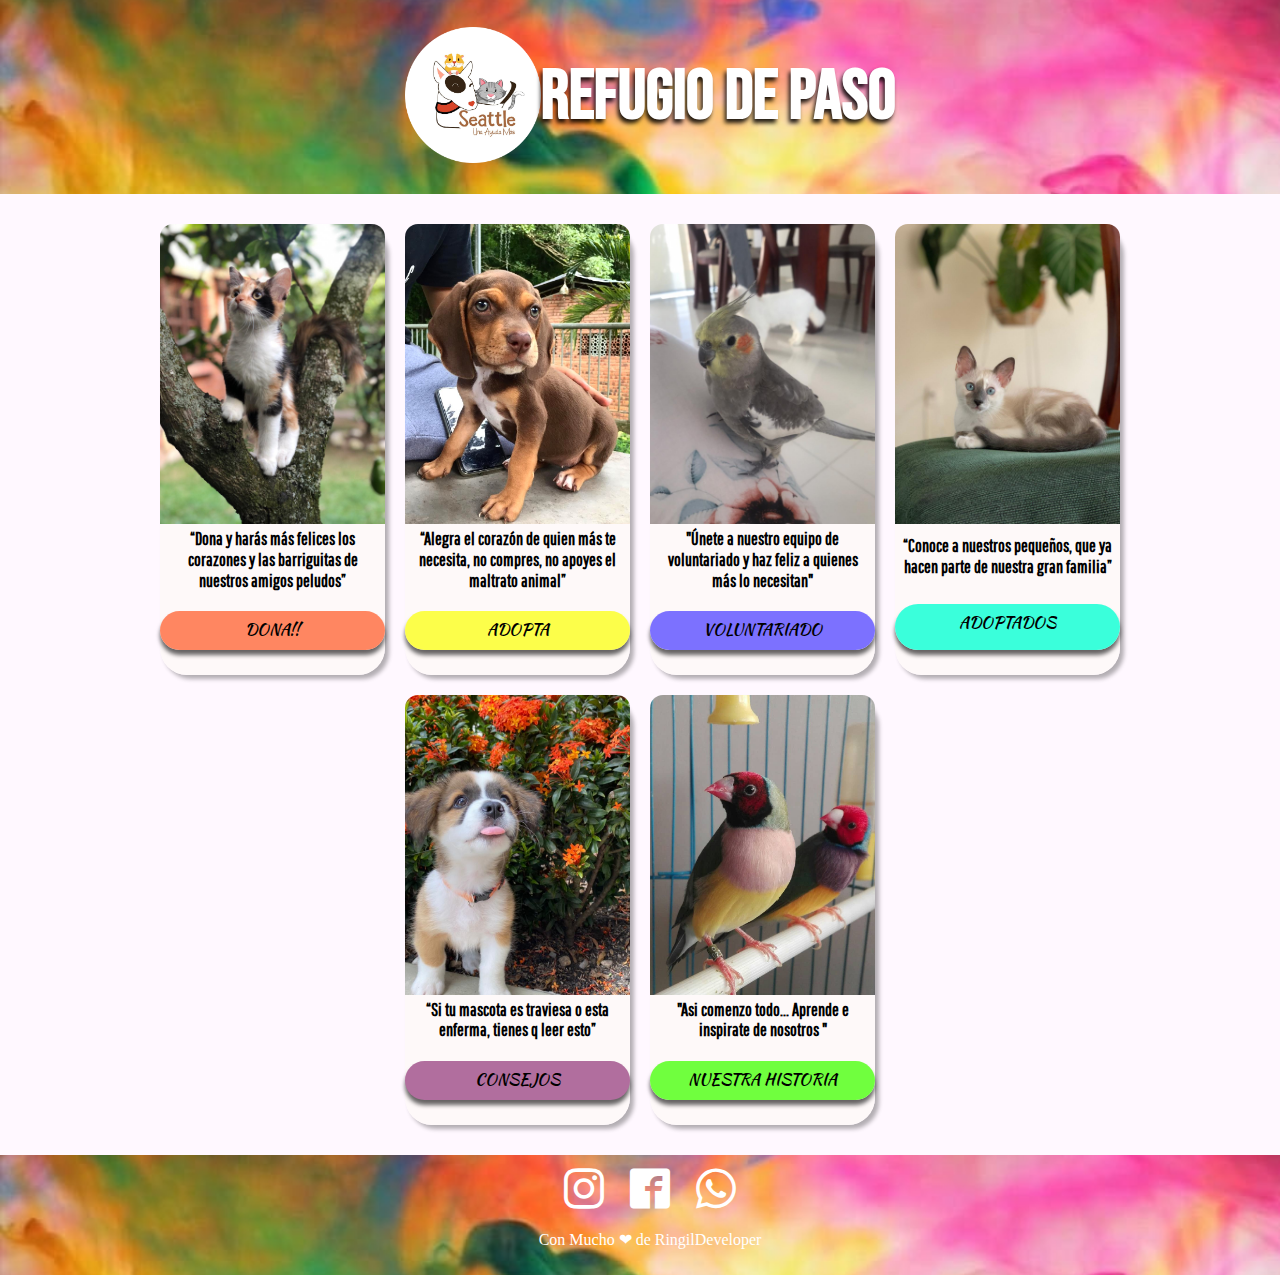
<file: index.html>
<!DOCTYPE html>
<html lang="es">
  <head>
    <meta charset="UTF-8" />
    <meta name="viewport" content="width=device-width, initial-scale=1.0" />
    <title>Seattle Una Ayuda Mas</title>
    <link
      rel="shortcut icon"
      href="./img/favicon-una-ayuda-mas.png"
      type="image/x-icon"
    />
    <link
      href="https://fonts.googleapis.com/css2?family=Bebas+Neue&family=Kaushan+Script&family=Pathway+Gothic+One&display=swap"
      rel="stylesheet"
    />
    <script data-ad-client="ca-pub-4869251490311015" async src="https://pagead2.googlesyndication.com/pagead/js/adsbygoogle.js"></script>
    <link rel="stylesheet" href="./icomoon/icon.css" />
    <link rel="stylesheet" href="./css/normalize.css" />
    <link rel="stylesheet" href="./css/style.css" />
    <link rel="stylesheet" href="./css/media.css" />
  </head>
  <body>
    <header class="header">
      <a href="http://seattleuam.com/"
        ><img
          src="./img/logo-seattle-una-ayuda-mas.png"
          alt="logo-seattle-una-ayuda-mas"
      /></a>
      <h1>Refugio De Paso</h1>
    </header>
    <div class="container">
      <section class="main__index">
        <article class="main_cards">
          <img
            class="main_cards-img"
            src="./img/gata-min.jpeg"
            alt="Imagen de un gato que se usa para que dones"
          />
          <h2 class="main_cards-description">
            “Dona y harás más felices los corazones y las barriguitas de
            nuestros amigos peludos”
          </h2>
          <a class="button orange" href="./dona.html">DONA!!</a>
        </article>
        <article class="main_cards">
          <img
            class="main_cards-img"
            src="./img/perro-min.jpeg"
            alt="Imagen de un perro que se usa para que adoptes"
          />
          <h2 class="main_cards-description">
            “Alegra el corazón de quien más te necesita, no compres, no apoyes
            el maltrato animal”
          </h2>
          <a class="button yellow" href="./adopta.html">ADOPTA</a>
        </article>
        <article class="main_cards">
          <img
            class="main_cards-img"
            src="./img/pajarito-min.jpeg"
            alt="Imagen de un pajaro que se usa para que seas voluntario"
          />
          <h2 class="main_cards-description">
            "Únete a nuestro equipo de voluntariado y haz feliz a quienes más lo
            necesitan"
          </h2>
          <a class="button purple" href="./personal.html">VOLUNTARIADO</a>
        </article>
        <div class="publicity"></div>
        <article class="main_cards">
          <img
            class="main_cards-img"
            src="./img/GATA1-min.jpeg"
            alt="Imagen de un gato que se usa para mostar los adoptados"
          />
          <h2 class="main_cards-description">
            “Conoce a nuestros pequeños, que ya hacen parte de nuestra gran
            familia”
          </h2>
          <a class="button blue" href="./adoptados.html">ADOPTADOS</a>
        </article>
        <article class="main_cards">
          <img
            class="main_cards-img"
            src="./img/perrito-min.jpeg"
            alt="Imagen de un gato que se usa para que entres a consejos"
          />
          <h2 class="main_cards-description">
            “Si tu mascota es traviesa o esta enferma, tienes q leer esto”
          </h2>
          <a class="button pink" href="./consejos.html">CONSEJOS</a>
        </article>
        <article class="main_cards">
          <img
            class="main_cards-img"
            src="./img/pajarito.jpeg"
            alt="Imagen de un gato que se usa para que conozcas nuestra historia"
          />
          <h2 class="main_cards-description">
            "Asi comenzo todo... Aprende e inspirate de nosotros "
          </h2>
          <a class="button green" href="./historia.html">NUESTRA HISTORIA</a>
        </article>
        <div class="publicity"></div>
      </section>
    </div>

    <footer class="footer">
      <div class="footer_container-social">
        <a href="https://www.instagram.com/seattle_unaayudamas/" target="_blank"
          ><i class="icon-instagram social"></i
        ></a>
        <a
          href="https://www.facebook.com/seattle_unaayudamas-105910350923815/"
          target="_blank"
          ><i class="icon-facebook social"></i
        ></a>
        <a
          href="https://api.whatsapp.com/send?phone=573182442413&text=hola,%20¿qué%20tal%20me%20regalas%20mas%20informacion?"
          target="_blank"
          ><i class="icon-whatsapp social"></i
        ></a>
        <!-- <i class="icon-twitter social"></i>
            <i class="icon-telegram social"></i> -->
      </div>
      <p>
        Con Mucho ❤ de
        <a href="https://github.com/RingilDeveloper"> RingilDeveloper</a>
      </p>
    </footer>
    <!-- The core Firebase JS SDK is always required and must be listed first -->
  </body>
</html>
</file>
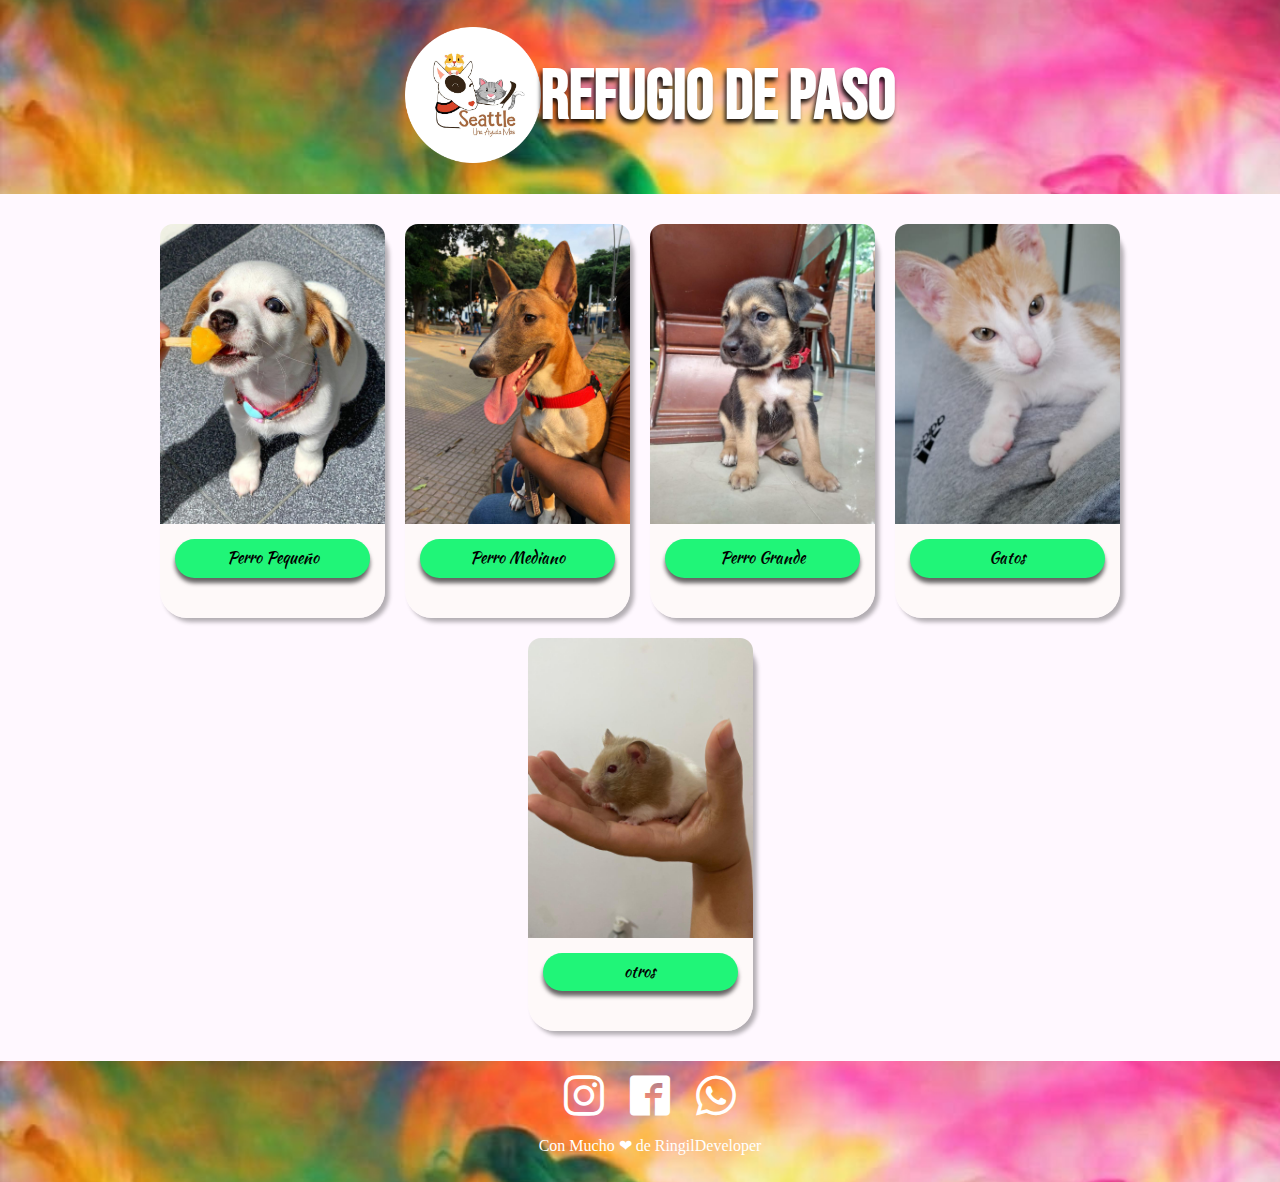
<file: adopta.html>
<!DOCTYPE html>
<html lang="es">
  <head>
    <meta charset="UTF-8" />
    <meta name="viewport" content="width=device-width, initial-scale=1.0" />
    <title>Seattle Una Ayuda Mas</title>
    <link
      rel="shortcut icon"
      href="./img/favicon-una-ayuda-mas.png"
      type="image/x-icon"
    />
    <link
      href="https://fonts.googleapis.com/css2?family=Bebas+Neue&family=Kaushan+Script&family=Pathway+Gothic+One&display=swap"
      rel="stylesheet"
    />
    <link rel="stylesheet" href="./icomoon/icon.css" />
    <link rel="stylesheet" href="./css/normalize.css" />
    <link rel="stylesheet" href="./css/style.css" />
    <link rel="stylesheet" href="./css/media.css" />
  </head>
  <body>
    <header class="header">
      <a href="http://seattleuam.com/"
        ><img
          src="./img/logo-seattle-una-ayuda-mas.png"
          alt="logo-seattle-una-ayuda-mas"
      /></a>
      <h1>Refugio De Paso</h1>
    </header>
    <div class="container">
      <section class="main__index">
        <article class="main_cards">
          <img
            class="main_cards-img"
            src="./img/img_adopta/perro_pequeño-min.jpeg"
            alt="Imagen de un perro pequeño"
          />
          <a class="button_adopta" href="./formulario-p.php">Perro Pequeño</a>
        </article>
        <article class="main_cards">
            <img
              class="main_cards-img"
              src="./img/img_adopta/perro_mediano-min.jpeg"
              alt="Imagen de un perro mediano"
            />
            <a class="button_adopta" href="./formulario-p.php">Perro Mediano</a>
          </article>
          <article class="main_cards">
            <img
              class="main_cards-img"
              src="./img/img_adopta/perro_grande-min.jpeg"
              alt="Imagen de un perro grande"
            />
            <a class="button_adopta" href="./formulario-p.php">Perro Grande</a>
          </article>
          <article class="main_cards">
            <img
              class="main_cards-img"
              src="./img/img_adopta/gato-min.jpeg"
              alt="Imagen de un gato"
            />
            <a class="button_adopta" href="./formulario-p.php">Gatos</a>
          </article>
          <article class="main_cards">
            <img
              class="main_cards-img"
              src="./img/img_adopta/otros-min.jpeg"
              alt="Imagen de un hamster"
            />
            <a class="button_adopta" href="./formulario-p.php">otros</a>
          </article>
        
       
      </section>
    </div>

    <footer class="footer">
      <div class="footer_container-social">
        <a href="https://www.instagram.com/seattle_unaayudamas/" target="_blank"
          ><i class="icon-instagram social"></i
        ></a>
        <a
          href="https://www.facebook.com/seattle_unaayudamas-105910350923815/"
          target="_blank"
          ><i class="icon-facebook social"></i
        ></a>
        <a
          href="https://api.whatsapp.com/send?phone=573197058854&text=hola,%20¿qué%20tal%20me%20regalas%20mas%20informacion?"
          target="_blank"
          ><i class="icon-whatsapp social"></i
        ></a>
        <!-- <i class="icon-twitter social"></i>
            <i class="icon-telegram social"></i> -->
      </div>
      <p>
        Con Mucho ❤ de
        <a href="https://github.com/RingilDeveloper"> RingilDeveloper</a>
      </p>
    </footer>
  </body>
</html>
</file>
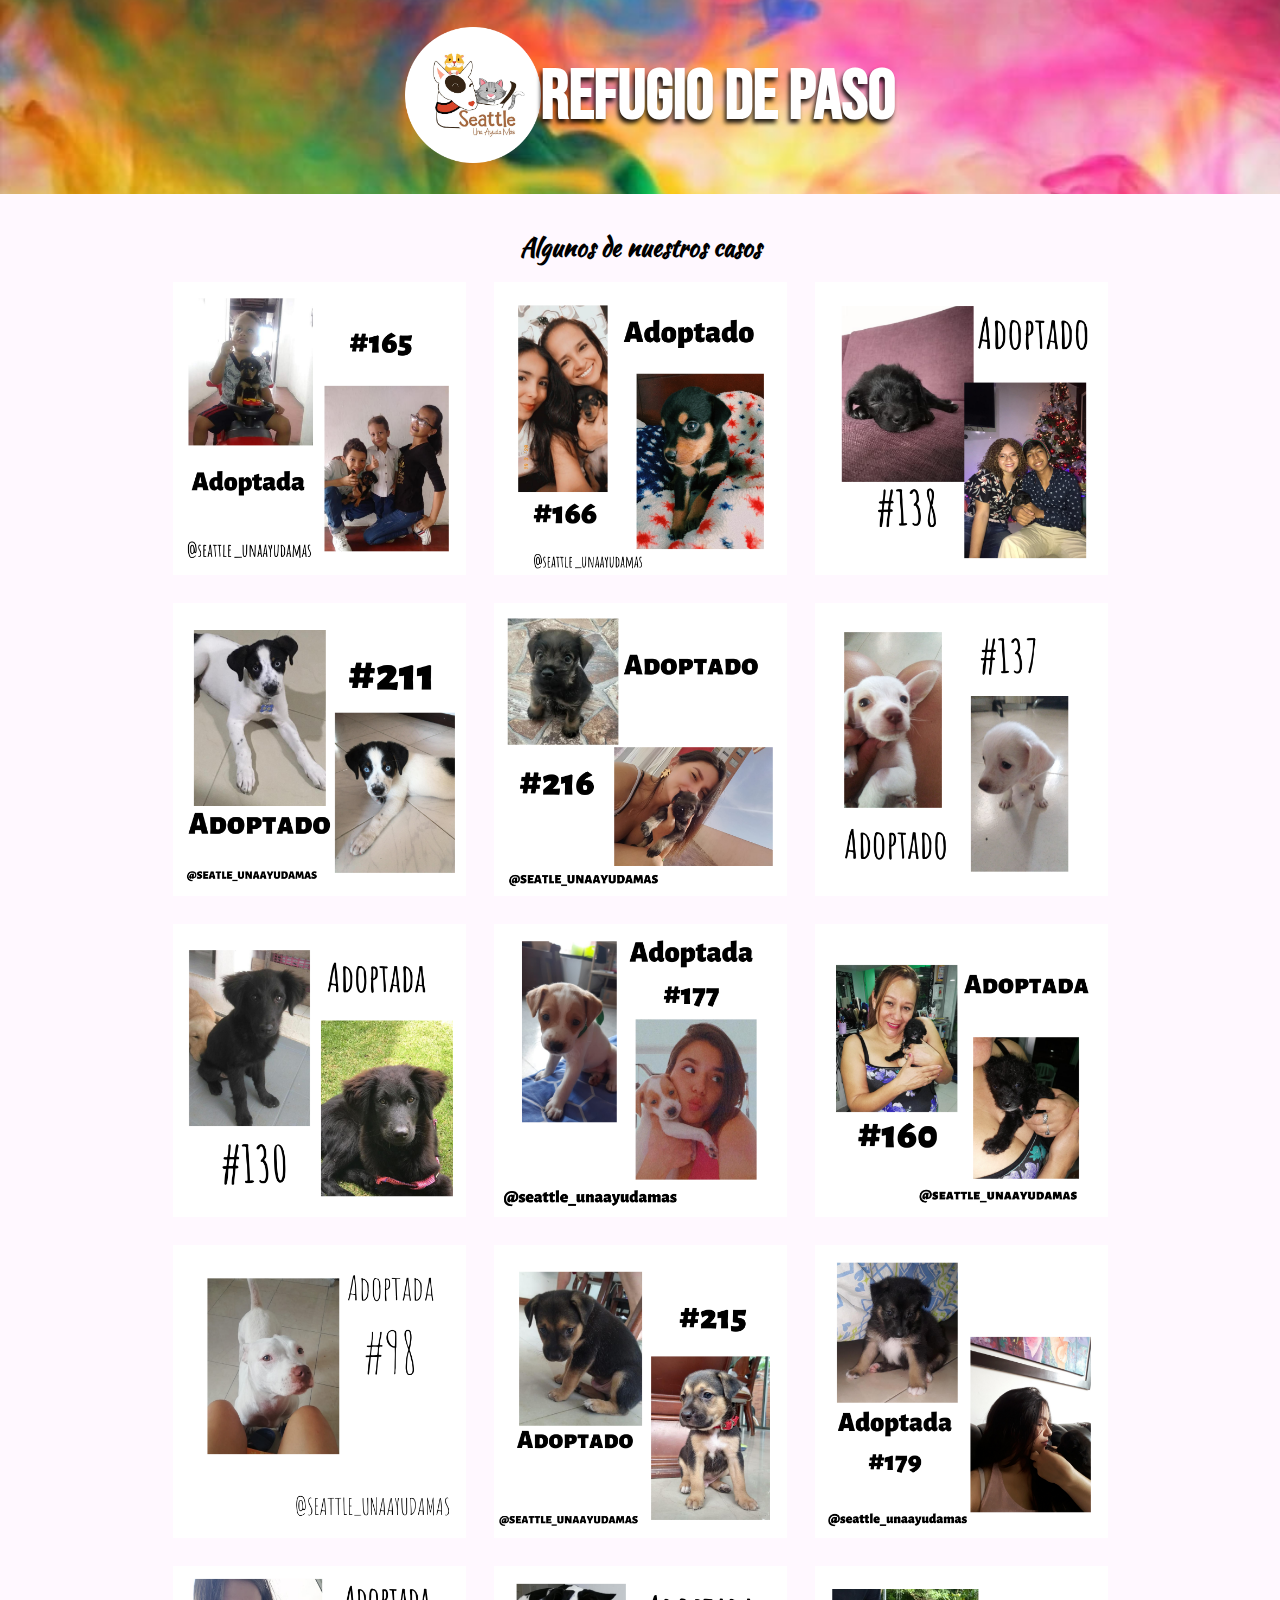
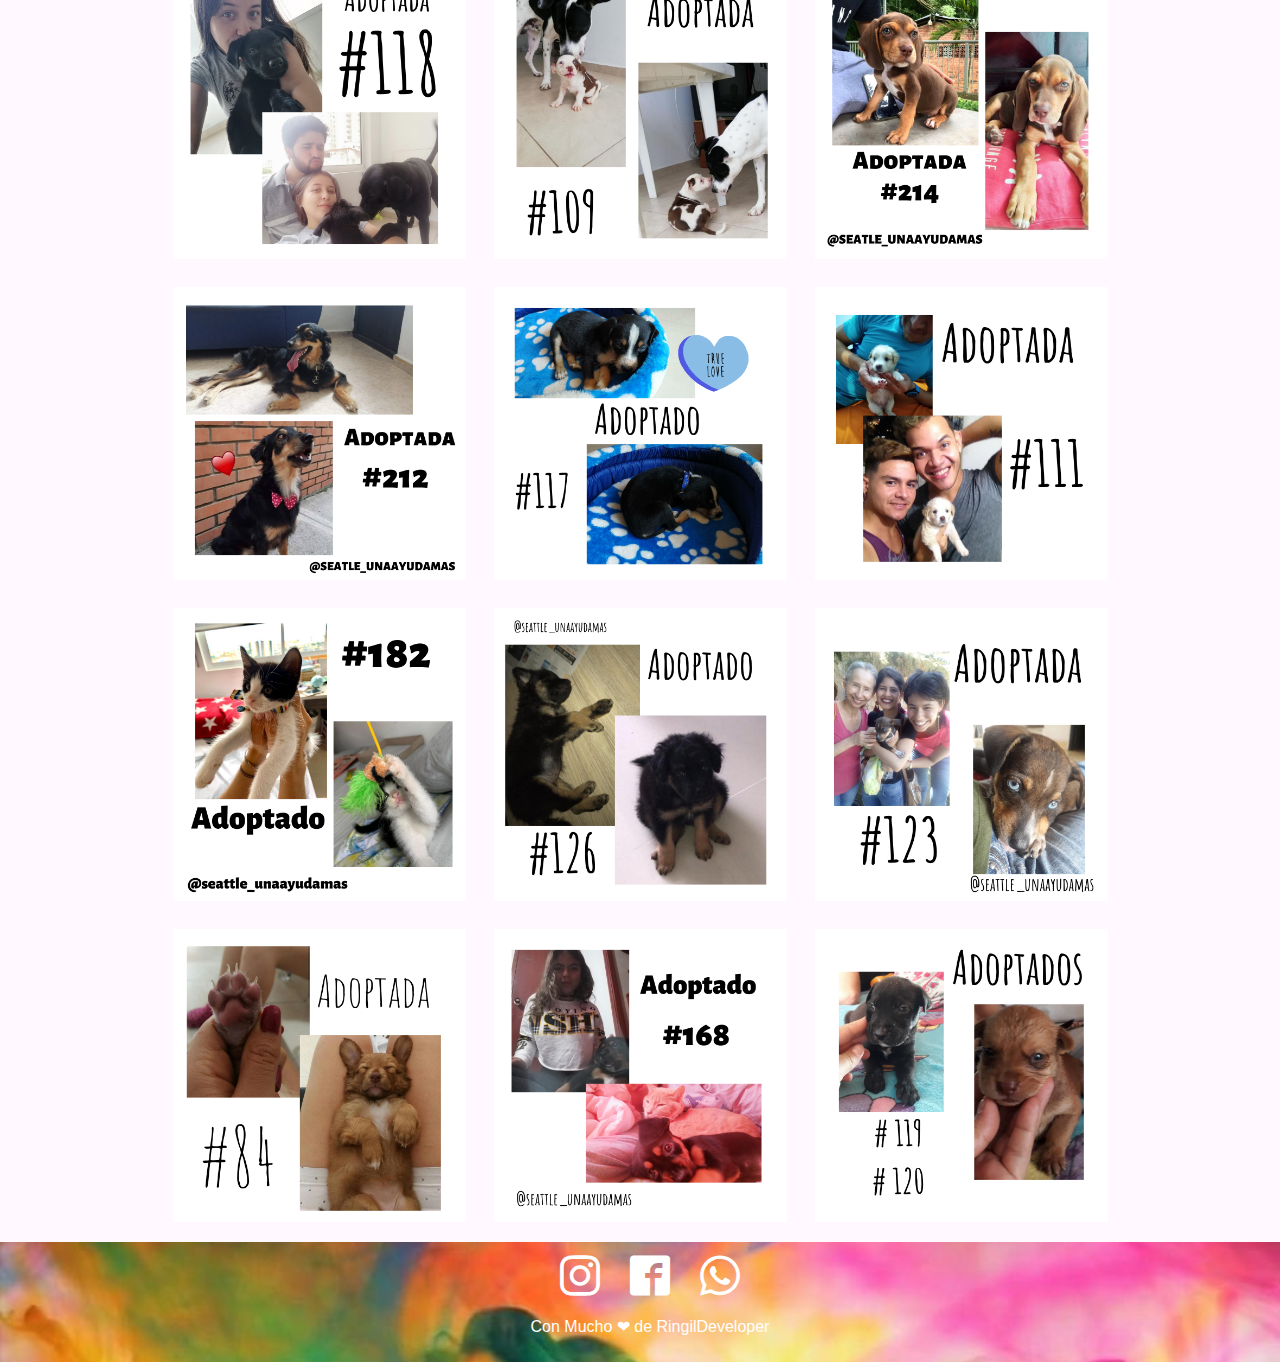
<file: adoptados.html>
<!DOCTYPE html>
<html lang="es">
<head>
    <meta charset="UTF-8">
    <meta name="viewport" content="width=device-width, initial-scale=1.0">
    <title>Seattle Una Ayuda Mas</title>
    <link rel="shortcut icon" href="./img/favicon-una-ayuda-mas.png" type="image/x-icon">  
    <link href="https://fonts.googleapis.com/css2?family=Bebas+Neue&family=Kaushan+Script&family=Pathway+Gothic+One&display=swap" rel="stylesheet"> 
    <link rel="stylesheet" href="./icomoon/icon.css">
    <link rel="stylesheet" href="./css/normalize.css">
    <link rel="stylesheet" href="./css/style.css">
    <link rel="stylesheet" href="./css/media.css">
    <link rel="stylesheet" href="./css/instagram.css">
</head>
<body>
    <header class="header">
        <a href="http://seattleuam.com/"><img src="./img/logo-seattle-una-ayuda-mas.png" alt="logo-seattle-una-ayuda-mas"></a>
        <h1>Refugio De Paso</h1>
    </header>
    <div class="container">
    <section class="main__index">
        <h2 class="font-title">Algunos de nuestros casos</h2>
        <section class="post-list">
            <a href="#" class="post">
              <figure class="post-image">
                <img src="./img/adoptados/1.png" alt="foto" />
              </figure>
              <div class="post-overlay">
                <p class="post-text">
                  #SEATTLE_UNAAYUDAMAS
                </p>
              </div>
            </a>
            <a href="#" class="post">
              <figure class="post-image">
                <img src="./img/adoptados/2.png" alt="foto" />
              </figure>
              <div class="post-overlay">
                <p class="post-text">
                    #SEATTLE_UNAAYUDAMAS
                </p>
              </div>
            </a>
            <a href="#" class="post">
              <figure class="post-image">
                <img src="./img/adoptados/138.png" alt="foto" />
              </figure>
              <div class="post-overlay">
                <p class="post-text">
                    #SEATTLE_UNAAYUDAMAS
                </p>
              </div>
            </a>
            <a href="#" class="post">
                <figure class="post-image">
                  <img src="./img/adoptados/211.png" alt="foto" />
                </figure>
                <div class="post-overlay">
                  <p class="post-text">
                      #SEATTLE_UNAAYUDAMAS
                  </p>
                </div>
              </a>
              <a href="#" class="post">
                <figure class="post-image">
                  <img src="./img/adoptados/216.png" alt="foto" />
                </figure>
                <div class="post-overlay">
                  <p class="post-text">
                      #SEATTLE_UNAAYUDAMAS
                  </p>
                </div>
              </a>
              <a href="#" class="post">
                <figure class="post-image">
                  <img src="./img/adoptados/137.png" alt="foto" />
                </figure>
                <div class="post-overlay">
                  <p class="post-text">
                      #SEATTLE_UNAAYUDAMAS
                  </p>
                </div>
              </a>
              <a href="#" class="post">
                <figure class="post-image">
                  <img src="./img/adoptados/130.png" alt="foto" />
                </figure>
                <div class="post-overlay">
                  <p class="post-text">
                      #SEATTLE_UNAAYUDAMAS
                  </p>
                </div>
              </a>
              <a href="#" class="post">
                <figure class="post-image">
                  <img src="./img/adoptados/177.png" alt="foto" />
                </figure>
                <div class="post-overlay">
                  <p class="post-text">
                      #SEATTLE_UNAAYUDAMAS
                  </p>
                </div>
              </a>
              <a href="#" class="post">
                <figure class="post-image">
                  <img src="./img/adoptados/160.png" alt="foto" />
                </figure>
                <div class="post-overlay">
                  <p class="post-text">
                      #SEATTLE_UNAAYUDAMAS
                  </p>
                </div>
              </a>
              <a href="#" class="post">
                <figure class="post-image">
                  <img src="./img/adoptados/98.png" alt="foto" />
                </figure>
                <div class="post-overlay">
                  <p class="post-text">
                      #SEATTLE_UNAAYUDAMAS
                  </p>
                </div>
              </a>
              <a href="#" class="post">
                <figure class="post-image">
                  <img src="./img/adoptados/215.png" alt="foto" />
                </figure>
                <div class="post-overlay">
                  <p class="post-text">
                      #SEATTLE_UNAAYUDAMAS
                  </p>
                </div>
              </a>
              <a href="#" class="post">
                <figure class="post-image">
                  <img src="./img/adoptados/179.png" alt="foto" />
                </figure>
                <div class="post-overlay">
                  <p class="post-text">
                      #SEATTLE_UNAAYUDAMAS
                  </p>
                </div>
              </a>
              <a href="#" class="post">
                <figure class="post-image">
                  <img src="./img/adoptados/118.png" alt="foto" />
                </figure>
                <div class="post-overlay">
                  <p class="post-text">
                      #SEATTLE_UNAAYUDAMAS
                  </p>
                </div>
              </a>
              <a href="#" class="post">
                <figure class="post-image">
                  <img src="./img/adoptados/109.png" alt="foto" />
                </figure>
                <div class="post-overlay">
                  <p class="post-text">
                      #SEATTLE_UNAAYUDAMAS
                  </p>
                </div>
              </a>
              <a href="#" class="post">
                <figure class="post-image">
                  <img src="./img/adoptados/214.png" alt="foto" />
                </figure>
                <div class="post-overlay">
                  <p class="post-text">
                      #SEATTLE_UNAAYUDAMAS
                  </p>
                </div>
              </a>
              <a href="#" class="post">
                <figure class="post-image">
                  <img src="./img/adoptados/212.png" alt="foto" />
                </figure>
                <div class="post-overlay">
                  <p class="post-text">
                      #SEATTLE_UNAAYUDAMAS
                  </p>
                </div>
              </a>
              <a href="#" class="post">
                <figure class="post-image">
                  <img src="./img/adoptados/117.png" alt="foto" />
                </figure>
                <div class="post-overlay">
                  <p class="post-text">
                      #SEATTLE_UNAAYUDAMAS
                  </p>
                </div>
              </a>
              <a href="#" class="post">
                <figure class="post-image">
                  <img src="./img/adoptados/111.png" alt="foto" />
                </figure>
                <div class="post-overlay">
                  <p class="post-text">
                      #SEATTLE_UNAAYUDAMAS
                  </p>
                </div>
              </a>
              <a href="#" class="post">
                <figure class="post-image">
                  <img src="./img/adoptados/182.png" alt="foto" />
                </figure>
                <div class="post-overlay">
                  <p class="post-text">
                      #SEATTLE_UNAAYUDAMAS
                  </p>
                </div>
              </a>
              <a href="#" class="post">
                <figure class="post-image">
                  <img src="./img/adoptados/136.png" alt="foto" />
                </figure>
                <div class="post-overlay">
                  <p class="post-text">
                      #SEATTLE_UNAAYUDAMAS
                  </p>
                </div>
              </a>
              <a href="#" class="post">
                <figure class="post-image">
                  <img src="./img/adoptados/123.png" alt="foto" />
                </figure>
                <div class="post-overlay">
                  <p class="post-text">
                      #SEATTLE_UNAAYUDAMAS
                  </p>
                </div>
              </a>
              <a href="#" class="post">
                <figure class="post-image">
                  <img src="./img/adoptados/84.png" alt="foto" />
                </figure>
                <div class="post-overlay">
                  <p class="post-text">
                      #SEATTLE_UNAAYUDAMAS
                  </p>
                </div>
              </a>
              <a href="#" class="post">
                <figure class="post-image">
                  <img src="./img/adoptados/4.png" alt="foto" />
                </figure>
                <div class="post-overlay">
                  <p class="post-text">
                      #SEATTLE_UNAAYUDAMAS
                  </p>
                </div>
              </a>
              <a href="#" class="post">
                <figure class="post-image">
                  <img src="./img/adoptados/119.png" alt="foto" />
                </figure>
                <div class="post-overlay">
                  <p class="post-text">
                      #SEATTLE_UNAAYUDAMAS
                  </p>
                </div>
              </a>
      
          </section>
        
    </section>
</div>


    <footer class="footer">
        <div class="footer_container-social">
            <a href="https://www.instagram.com/seattle_unaayudamas/" target="_blank"><i class="icon-instagram social"></i></a>
            <a href="https://www.facebook.com/seattle_unaayudamas-105910350923815/" target="_blank"><i class="icon-facebook social" ></i></a>
           <a href="https://api.whatsapp.com/send?phone=573197058854&text=hola,%20¿qué%20tal%20me%20regalas%20mas%20informacion?" target="_blank"><i class="icon-whatsapp social"></i></a> 
            <!-- <i class="icon-twitter social"></i>
            <i class="icon-telegram social"></i> -->
        </div>
        <p> Con Mucho ❤ de <a href="https://github.com/RingilDeveloper"> RingilDeveloper</a></p>
    </footer>
</body>
</html>
</file>
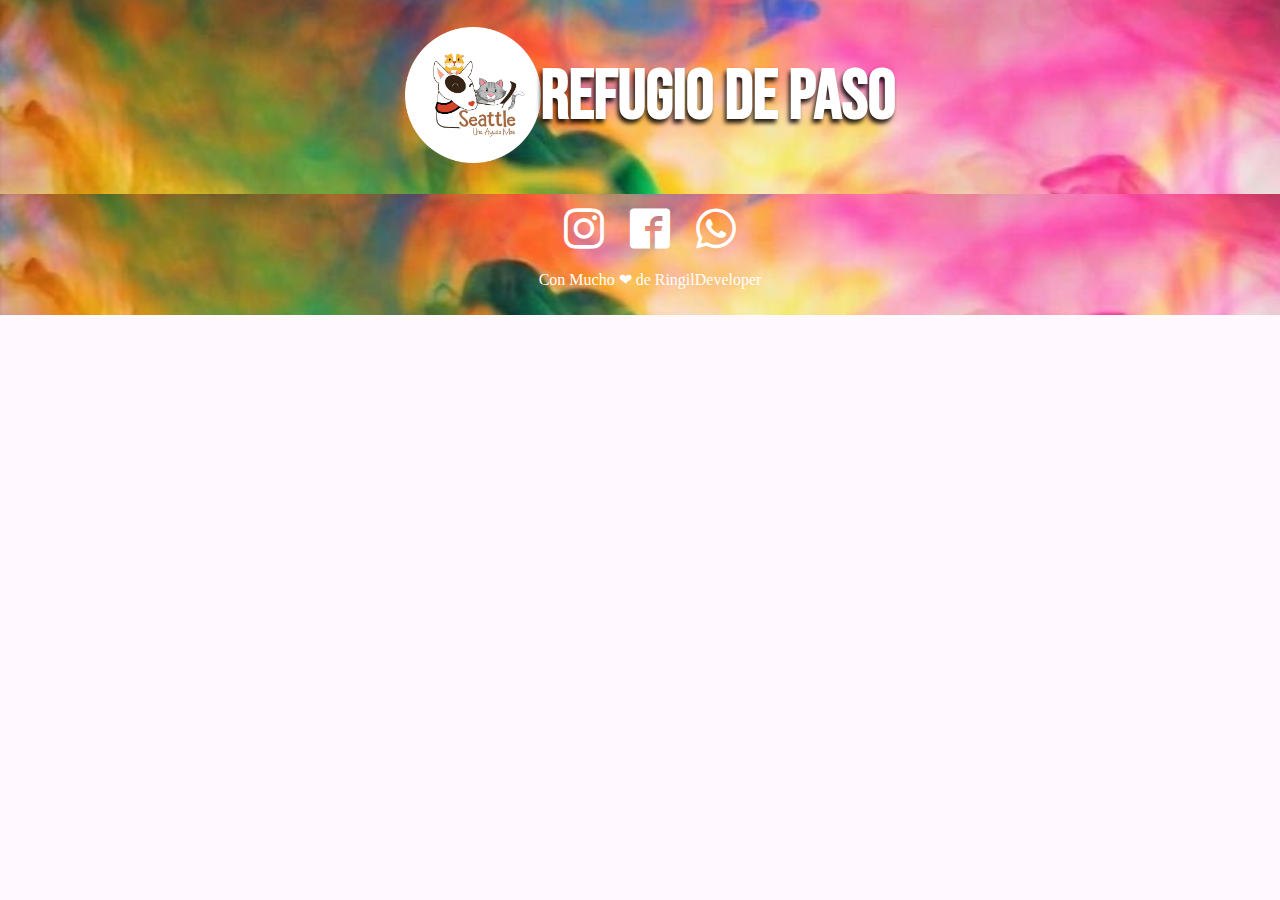
<file: consejos.html>
<!DOCTYPE html>
<html lang="es">
<head>
    <script data-ad-client="ca-pub-4869251490311015" async src="https://pagead2.googlesyndication.com/pagead/js/adsbygoogle.js"></script>
    <meta charset="UTF-8">
    <meta name="viewport" content="width=device-width, initial-scale=1.0">
    <title>Seattle Una Ayuda Mas</title>
    <link rel="shortcut icon" href="./img/favicon-una-ayuda-mas.png" type="image/x-icon">
    
    <link href="https://fonts.googleapis.com/css2?family=Bebas+Neue&family=Kaushan+Script&family=Pathway+Gothic+One&display=swap" rel="stylesheet"> 
    <link rel="stylesheet" href="./icomoon/icon.css">
    <link rel="stylesheet" href="./css/normalize.css">
    <link rel="stylesheet" href="./css/style.css">
    <link rel="stylesheet" href="./css/media.css">
</head>
<body>
    <header class="header">
        <a href="http://seattleuam.com/"><img src="./img/logo-seattle-una-ayuda-mas.png" alt="logo-seattle-una-ayuda-mas"></a>
        <h1>Refugio De Paso</h1>
    </header>
    <div class="container">
    <section class="main">
       
        
    </section>
</div>


    <footer class="footer">
        <div class="footer_container-social">
            <a href="https://www.instagram.com/seattle_unaayudamas/" target="_blank"><i class="icon-instagram social"></i></a>
            <a href="https://www.facebook.com/seattle_unaayudamas-105910350923815/" target="_blank"><i class="icon-facebook social" ></i></a>
           <a href="https://api.whatsapp.com/send?phone=573197058854&text=hola,%20¿qué%20tal%20me%20regalas%20mas%20informacion?" target="_blank"><i class="icon-whatsapp social"></i></a> 
            <!-- <i class="icon-twitter social"></i>
            <i class="icon-telegram social"></i> -->
        </div>
        <p> Con Mucho ❤ de <a href="https://github.com/RingilDeveloper"> RingilDeveloper</a></p>
    </footer>
</body>
</html>
</file>
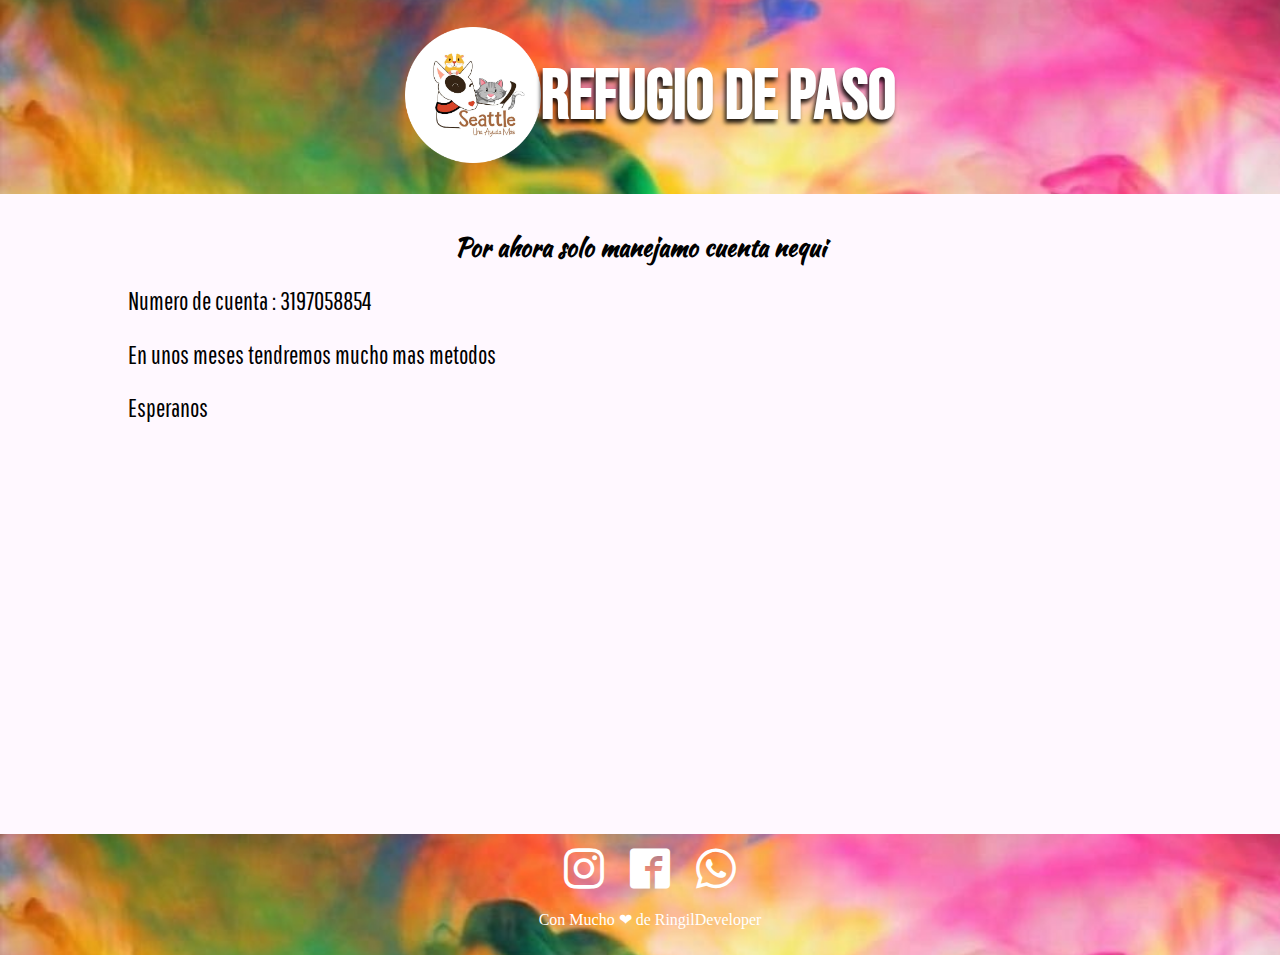
<file: dona.html>
<!DOCTYPE html>
<html lang="es">
<head>
    <meta charset="UTF-8">
    <meta name="viewport" content="width=device-width, initial-scale=1.0">
    <title>Seattle Una Ayuda Mas</title>
    <link rel="shortcut icon" href="./img/favicon-una-ayuda-mas.png" type="image/x-icon">
    
    <link href="https://fonts.googleapis.com/css2?family=Bebas+Neue&family=Kaushan+Script&family=Pathway+Gothic+One&display=swap" rel="stylesheet"> 
    <link rel="stylesheet" href="./icomoon/icon.css">
    <link rel="stylesheet" href="./css/normalize.css">
    <link rel="stylesheet" href="./css/style.css">
    <link rel="stylesheet" href="./css/media.css">
</head>
<body>
    <header class="header">
        <a href="http://seattleuam.com/"><img src="./img/logo-seattle-una-ayuda-mas.png" alt="logo-seattle-una-ayuda-mas"></a>
        <h1>Refugio De Paso</h1>
    </header>
    <div class="container">
    <section class="main_donaciones">
       <h2 class="titulo_donaciones">Por ahora solo manejamo cuenta nequi </h2>
       <p class="descripcion_donaciones">Numero de cuenta : 3197058854</p>
       <p class="descripcion_donaciones">En unos meses tendremos mucho mas metodos</p>
       <p class="descripcion_donaciones">Esperanos </p>    
    </section>
</div>


    <footer class="footer">
        <div class="footer_container-social">
            <a href="https://www.instagram.com/seattle_unaayudamas/" target="_blank"><i class="icon-instagram social"></i></a>
            <a href="https://www.facebook.com/seattle_unaayudamas-105910350923815/" target="_blank"><i class="icon-facebook social" ></i></a>
           <a href="https://api.whatsapp.com/send?phone=573197058854&text=hola,%20¿qué%20tal%20me%20regalas%20mas%20informacion?" target="_blank"><i class="icon-whatsapp social"></i></a> 
            <!-- <i class="icon-twitter social"></i>
            <i class="icon-telegram social"></i> -->
        </div>
        <p> Con Mucho ❤ de <a href="https://github.com/RingilDeveloper"> RingilDeveloper</a></p>
    </footer>
</body>
</html>
</file>
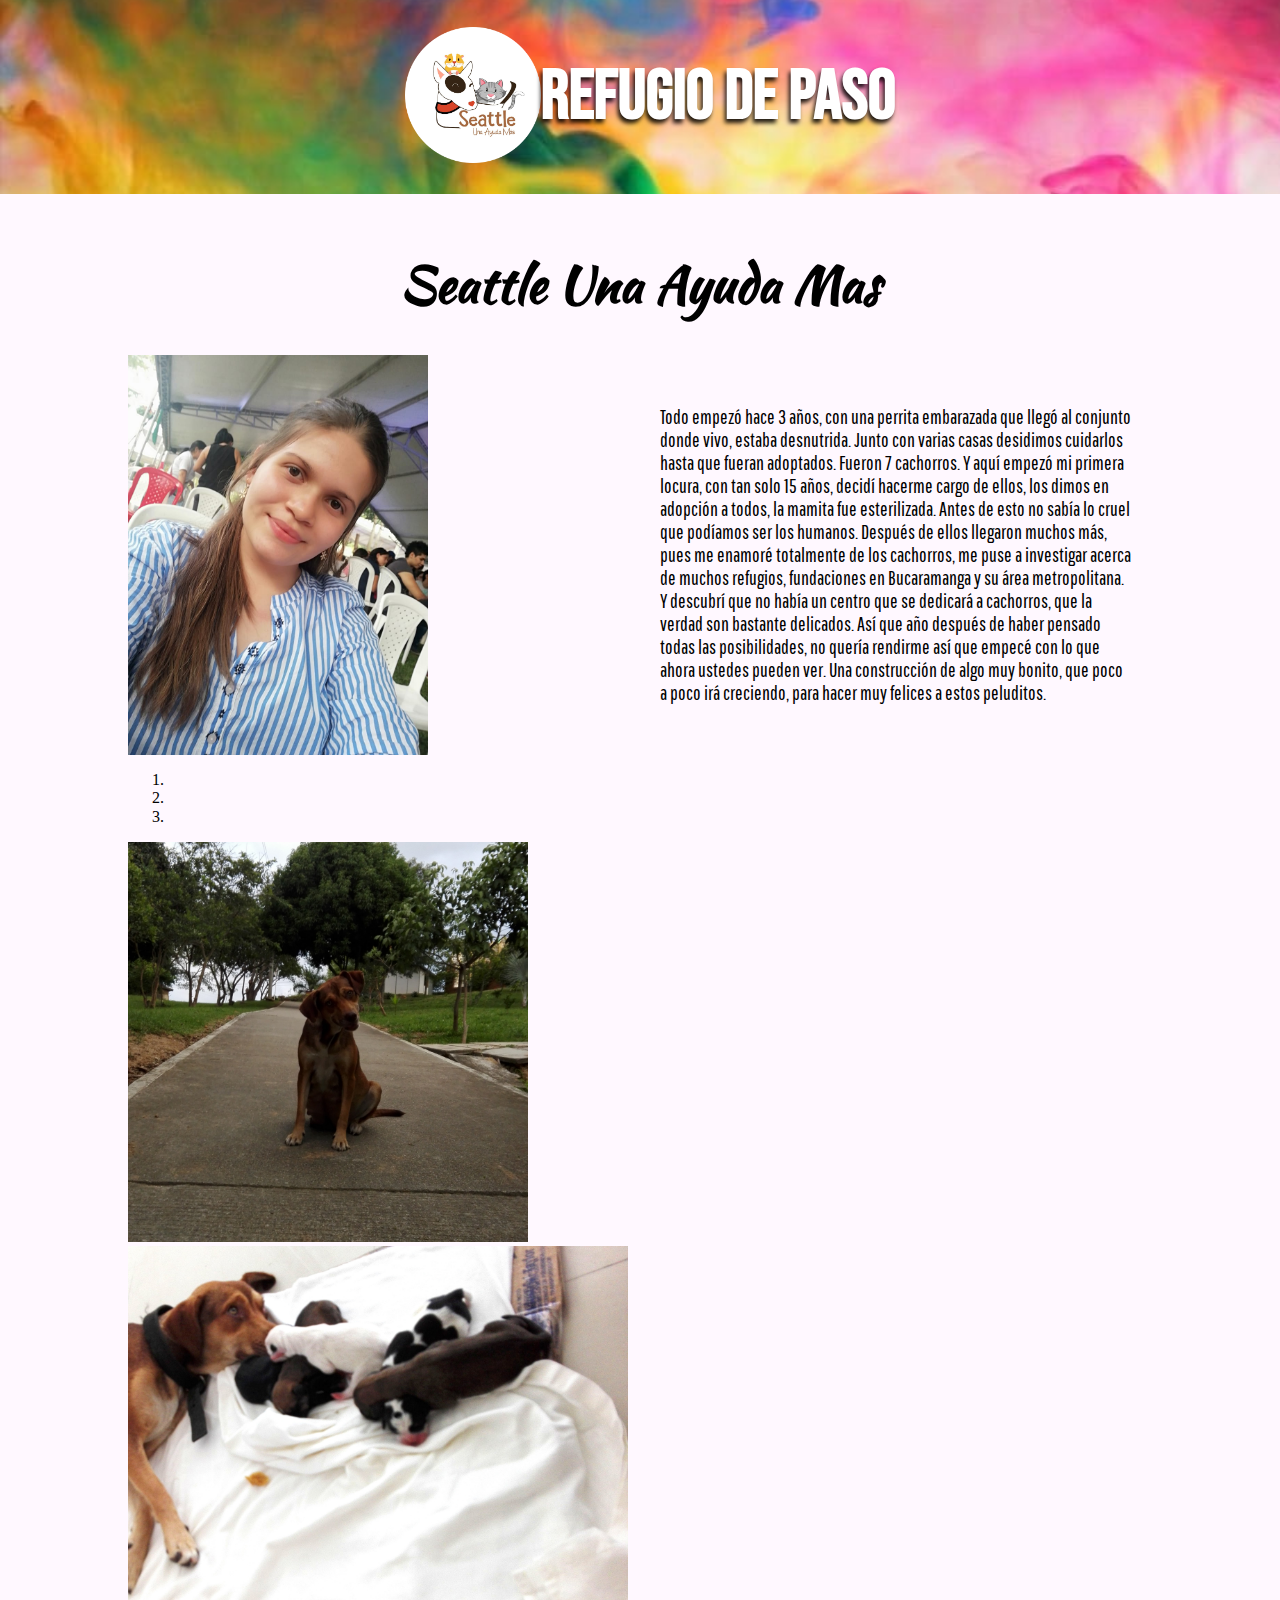
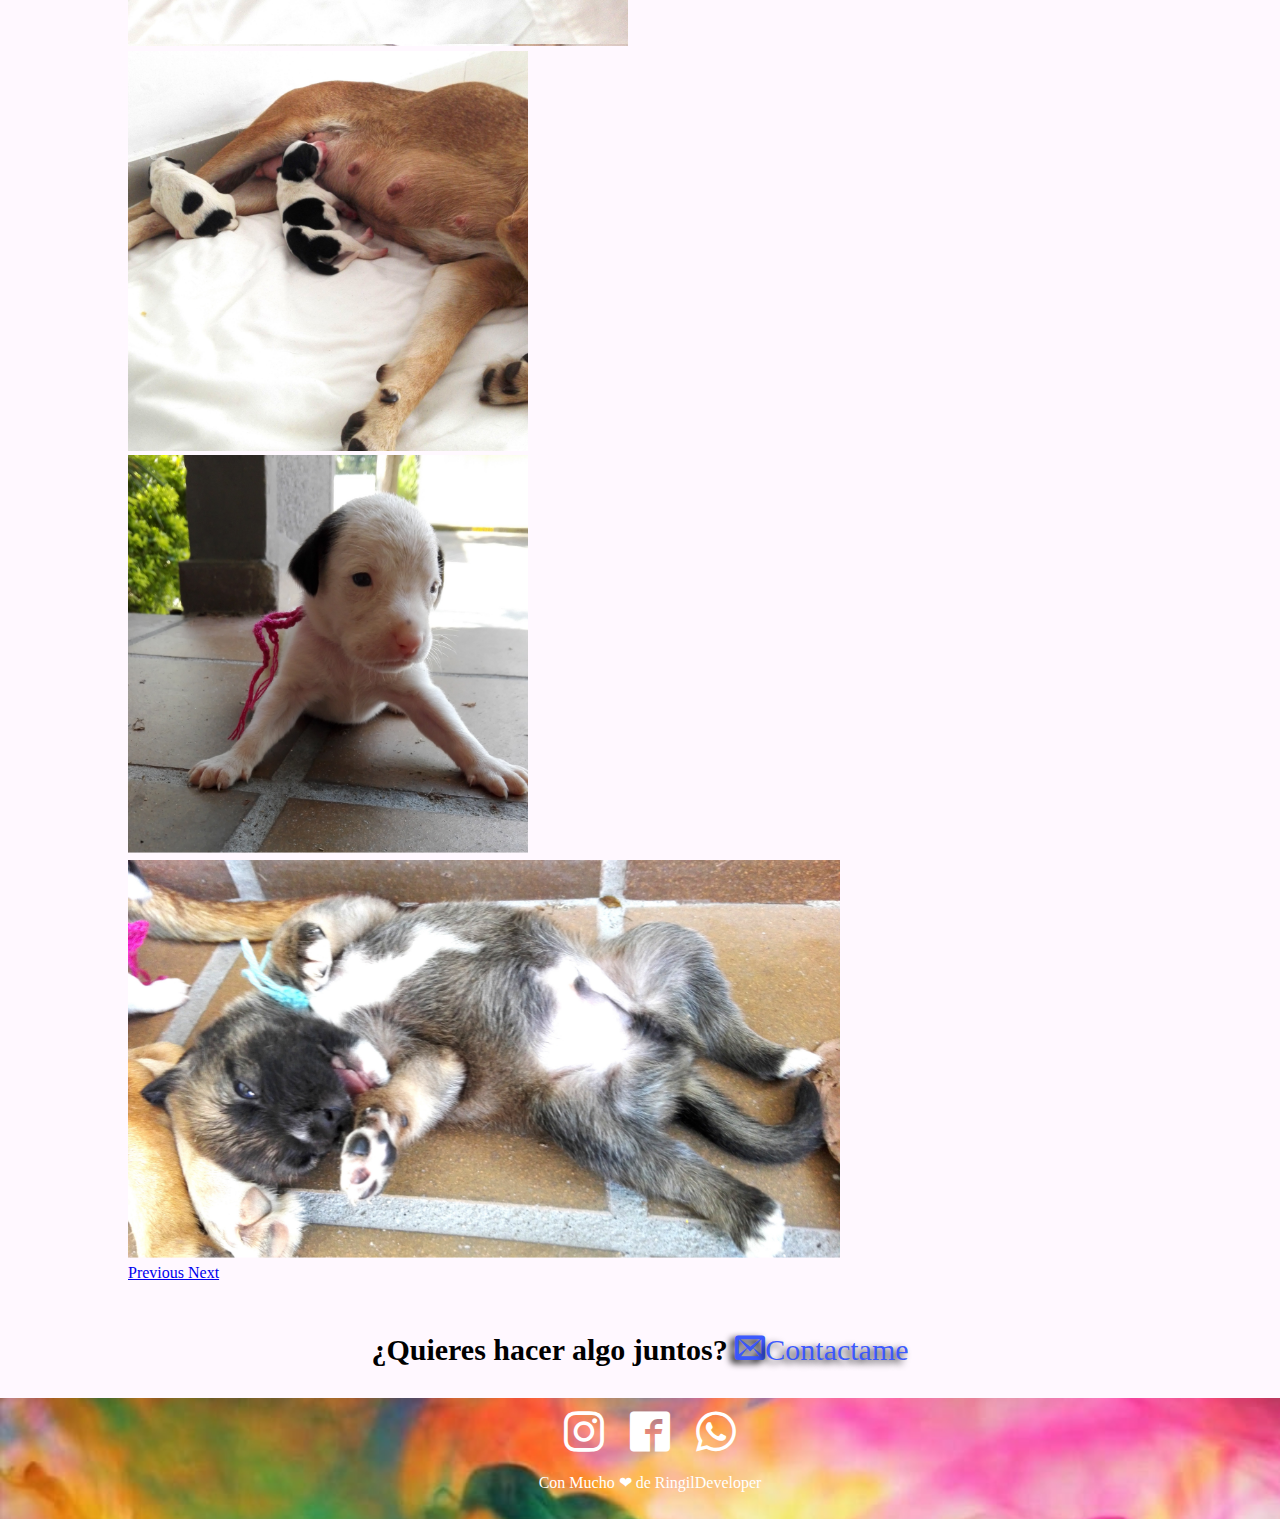
<file: historia.html>
<!DOCTYPE html>
<html lang="es">
  <head>
    <meta charset="UTF-8" />
    <meta name="viewport" content="width=device-width, initial-scale=1.0" />
    <title>Seattle Una Ayuda Mas</title>
    <link rel="stylesheet" href="https://stackpath.bootstrapcdn.com/bootstrap/4.5.0/css/bootstrap.min.css" integrity="sha384-9aIt2nRpC12Uk9gS9baDl411NQApFmC26EwAOH8WgZl5MYYxFfc+NcPb1dKGj7Sk" crossorigin="anonymous">
    <link
      rel="shortcut icon"
      href="./img/favicon-una-ayuda-mas.png"
      type="image/x-icon"
    />

    <link
      href="https://fonts.googleapis.com/css2?family=Bebas+Neue&family=Kaushan+Script&family=Pathway+Gothic+One&display=swap"
      rel="stylesheet"
    />
    <link rel="stylesheet" href="./icomoon/icon.css" />
    <link rel="stylesheet" href="./css/normalize.css" />
    <link rel="stylesheet" href="./css/style.css" />
    <link rel="stylesheet" href="./css/media.css" />
  </head>
  <body>
    <header class="header">
      <a href="http://seattleuam.com/"
        ><img
          src="./img/logo-seattle-una-ayuda-mas.png"
          alt="logo-seattle-una-ayuda-mas"
      /></a>
      <h1>Refugio De Paso</h1>
    </header>
    <div class="container">
      <section class="main_history">
        <h2 class="main_history-tittle">Seattle Una Ayuda Mas</h2>
        <img
          class="main_history-img"
          src="./img/personal/mariana.jpeg"
          alt="foto-de-mariana-nuestra-fundadora"
        />
        <p class="main_history-description">
          Todo empezó hace 3 años, con una perrita embarazada que llegó al
          conjunto donde vivo, estaba desnutrida. Junto con varias casas
          desidimos cuidarlos hasta que fueran adoptados. Fueron 7 cachorros. Y
          aquí empezó mi primera locura, con tan solo 15 años, decidí hacerme
          cargo de ellos, los dimos en adopción a todos, la mamita fue
          esterilizada. Antes de esto no sabía lo cruel que podíamos ser los
          humanos. Después de ellos llegaron muchos más, pues me enamoré
          totalmente de los cachorros, me puse a investigar acerca de muchos
          refugios, fundaciones en Bucaramanga y su área metropolitana. Y
          descubrí que no había un centro que se dedicará a cachorros, que la
          verdad son bastante delicados. Así que año después de haber pensado
          todas las posibilidades, no quería rendirme así que empecé con lo que
          ahora ustedes pueden ver. Una construcción de algo muy bonito, que
          poco a poco irá creciendo, para hacer muy felices a estos peluditos.
        </p>
        <div id="carouselExampleIndicators" class="carousel slide carusel" data-ride="carousel">
        <ol class="carousel-indicators">
          <li data-target="#carouselExampleIndicators" data-slide-to="0" class="active"></li>
          <li data-target="#carouselExampleIndicators" data-slide-to="1"></li>
          <li data-target="#carouselExampleIndicators" data-slide-to="2"></li>
        </ol>
        <div class="carousel-inner ">
          <div class="carousel-item active">
            <img src="./img/historia/1.jpg" class="d-block w-100 " height="400px" alt="...">
          </div>
          <div class="carousel-item">
            <img src="./img/historia/2.jpg" class="d-block w-100 "height="400px"  alt="...">
          </div>
          <div class="carousel-item ">
            <img src="./img/historia/3.jpg" class="d-block w-100 " height="400px" alt="...">
          </div>
          <div class="carousel-item">
            <img src="./img/historia/4.jpg" class="d-block w-100 " height="400px" alt="...">
          </div>
          <div class="carousel-item">
            <img src="./img/historia/5.jpg" class="d-block w-100 " height="400px" alt="...">
          </div>
        </div>
        <a class="carousel-control-prev" href="#carouselExampleIndicators" role="button" data-slide="prev">
          <span class="carousel-control-prev-icon" aria-hidden="true"></span>
          <span class="sr-only">Previous</span>
        </a>
        <a class="carousel-control-next" href="#carouselExampleIndicators" role="button" data-slide="next">
          <span class="carousel-control-next-icon" aria-hidden="true"></span>
          <span class="sr-only">Next</span>
        </a>
      </div>
      </section>
      
      <article>
        <h3 class="main_history_contact">
          ¿Quieres hacer algo juntos?
          <a href="mailto:mariana@seattleuam.com" class="icon-email"
            >Contactame</a
          >
        </h3>  
      </article>
      
    </div>
 <!-- BOOTSTRAP -->
 
 


 <!-- FOOTER -->
    <footer class="footer">
      <div class="footer_container-social">
        <a href="https://www.instagram.com/seattle_unaayudamas/" target="_blank"
          ><i class="icon-instagram social"></i
        ></a>
        <a
          href="https://www.facebook.com/seattle_unaayudamas-105910350923815/"
          target="_blank"
          ><i class="icon-facebook social"></i
        ></a>
        <a
          href="https://api.whatsapp.com/send?phone=573197058854&text=hola,%20¿qué%20tal%20me%20regalas%20mas%20informacion?"
          target="_blank"
          ><i class="icon-whatsapp social"></i
        ></a>
        <!-- <i class="icon-twitter social"></i>
            <i class="icon-telegram social"></i> -->
      </div>
      <p>
        Con Mucho ❤ de
        <a href="https://github.com/RingilDeveloper"> RingilDeveloper</a>
      </p>
    </footer>
    <script src="https://code.jquery.com/jquery-3.5.1.slim.min.js" integrity="sha384-DfXdz2htPH0lsSSs5nCTpuj/zy4C+OGpamoFVy38MVBnE+IbbVYUew+OrCXaRkfj" crossorigin="anonymous"></script>
<script src="https://cdn.jsdelivr.net/npm/popper.js@1.16.0/dist/umd/popper.min.js" integrity="sha384-Q6E9RHvbIyZFJoft+2mJbHaEWldlvI9IOYy5n3zV9zzTtmI3UksdQRVvoxMfooAo" crossorigin="anonymous"></script>
<script src="https://stackpath.bootstrapcdn.com/bootstrap/4.5.0/js/bootstrap.min.js" integrity="sha384-OgVRvuATP1z7JjHLkuOU7Xw704+h835Lr+6QL9UvYjZE3Ipu6Tp75j7Bh/kR0JKI" crossorigin="anonymous"></script>
  </body>
</html>
</file>
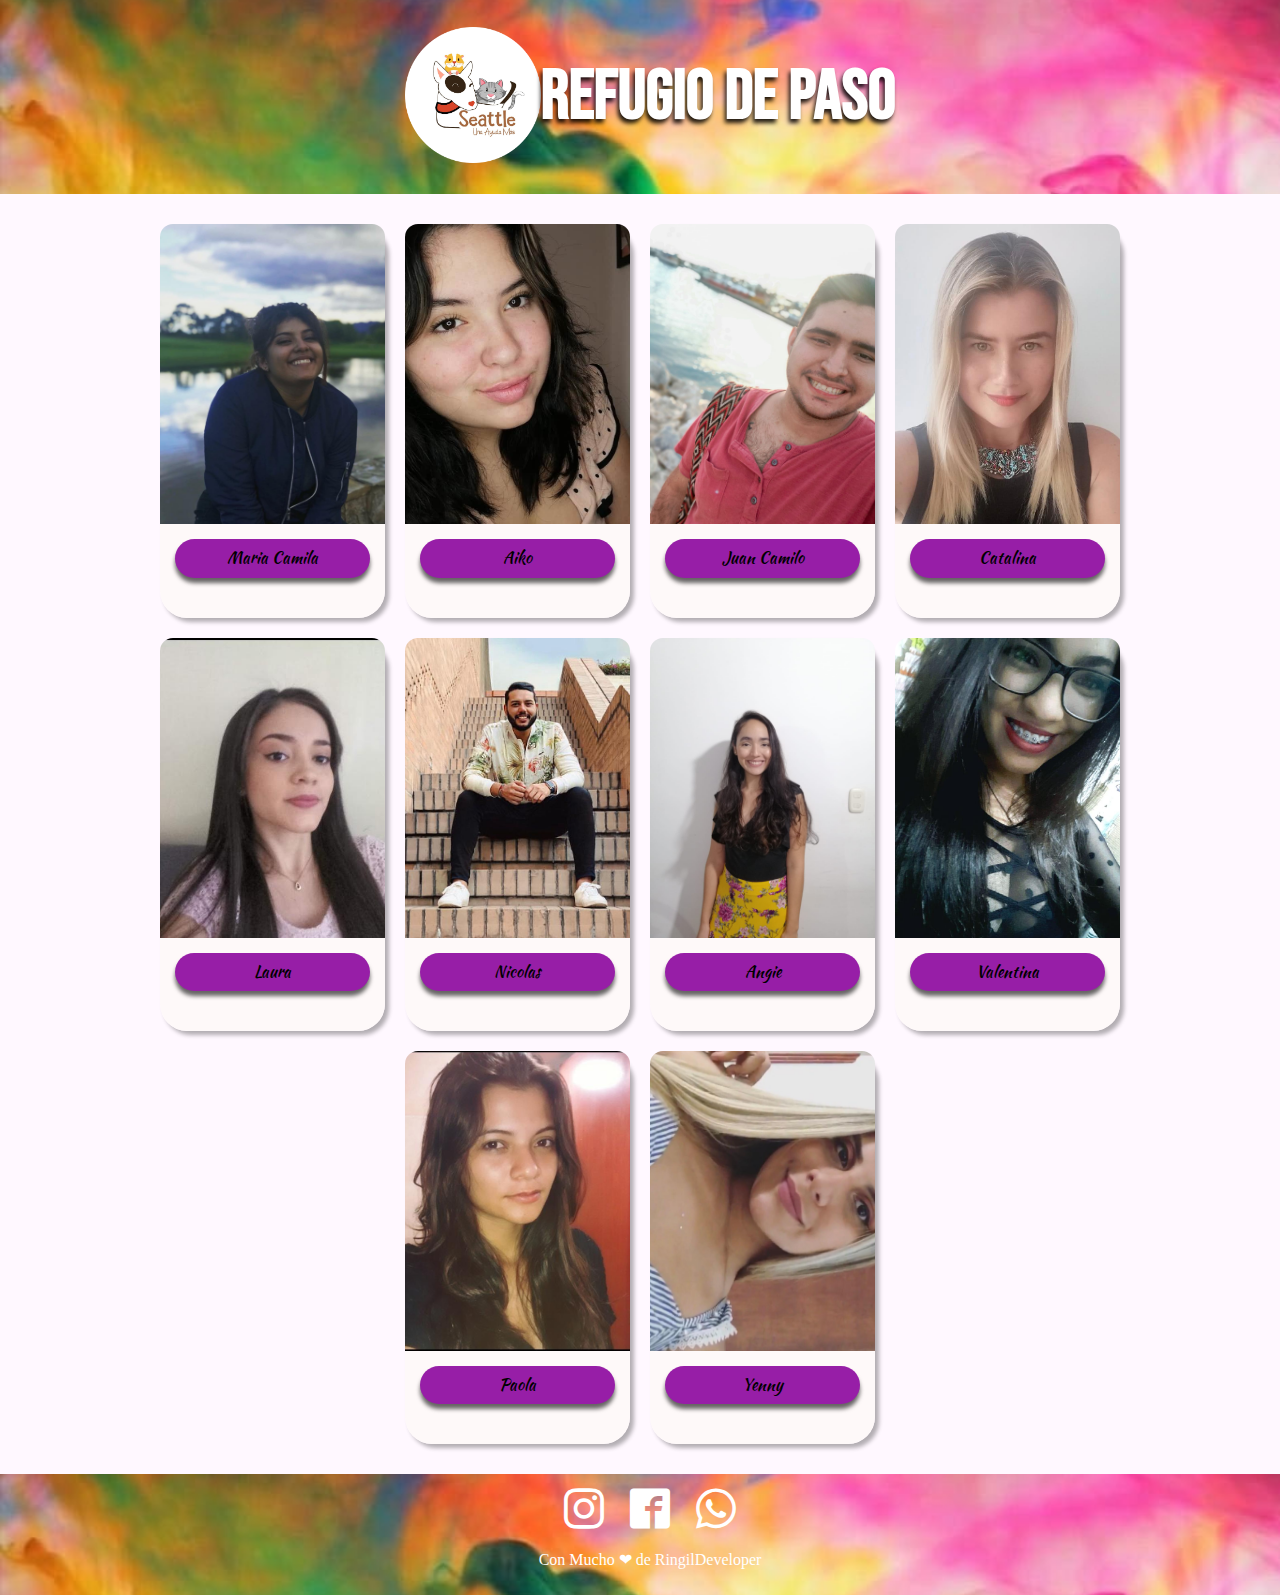
<file: personal.html>
<!DOCTYPE html>
<html lang="es">
<head>
    <meta charset="UTF-8">
    <meta name="viewport" content="width=device-width, initial-scale=1.0">
    <title>Seattle Una Ayuda Mas</title>
    <link rel="shortcut icon" href="./img/favicon-una-ayuda-mas.png" type="image/x-icon">
    
    <link href="https://fonts.googleapis.com/css2?family=Bebas+Neue&family=Kaushan+Script&family=Pathway+Gothic+One&display=swap" rel="stylesheet"> 
    <link rel="stylesheet" href="./icomoon/icon.css">
    <link rel="stylesheet" href="./css/normalize.css">
    <link rel="stylesheet" href="./css/style.css">
    <link rel="stylesheet" href="./css/media.css">
</head>
<body>
    <header class="header">
        <a href="http://seattleuam.com/"><img src="./img/logo-seattle-una-ayuda-mas.png" alt="logo-seattle-una-ayuda-mas"></a>
        <h1>Refugio De Paso</h1>
    </header>
    <div class="container">
    <section class="main__index">
        <article class="main_cards">
            <img
              class="main_cards-img"
              src="./img/personal/maria_camila-min.jpeg"
              alt="maria camila"
            />
            <a class="button_personal" href="">Maria Camila</a>
          </article>
          <article class="main_cards">
            <img
              class="main_cards-img"
              src="./img/personal/aiko-min.jpeg"
              alt="aiko"
            />
            <a class="button_personal" href="">Aiko</a>
          </article>
          <article class="main_cards">
            <img
              class="main_cards-img"
              src="./img/personal/camilo-min.jpeg"
              alt="Juan Camilo"
            />
            <a class="button_personal" href="">Juan Camilo</a>
          </article>

          <article class="main_cards">
            <img
              class="main_cards-img"
              src="./img/personal/catalina-min.jpeg"
              alt="catalina"
            />
            <a class="button_personal" href="">Catalina</a>
          </article>
          <article class="main_cards">
            <img
              class="main_cards-img"
              src="./img/personal/laura-min.jpeg"
              alt="laura"
            />
            <a class="button_personal" href="">Laura</a>
          </article>
          <article class="main_cards">
            <img
              class="main_cards-img"
              src="./img/personal/nicolas-min.jpeg"
              alt="nicolas"
            />
            <a class="button_personal" href="">Nicolas</a>
          </article>
          <article class="main_cards">
            <img
              class="main_cards-img"
              src="./img/personal/angie-min.jpeg"
              alt="Angie"
            />
            <a class="button_personal" href="">Angie</a>
          </article>
          <article class="main_cards">
            <img
              class="main_cards-img"
              src="./img/personal/valentina-min.jpeg"
              alt="Valentina"
            />
            <a class="button_personal" href="">Valentina</a>
          </article>
          <article class="main_cards">
            <img
              class="main_cards-img"
              src="./img/personal/paola-min.jpeg"
              alt="Paola"
            />
            <a class="button_personal" href="">Paola</a>
          </article>
          <article class="main_cards">
            <img
              class="main_cards-img"
              src="./img/personal/yenny-min.jpeg"
              alt="Yenny"
            />
            <a class="button_personal" href="">Yenny</a>
          </article>
    </section>
</div>


    <footer class="footer">
        <div class="footer_container-social">
            <a href="https://www.instagram.com/seattle_unaayudamas/" target="_blank"><i class="icon-instagram social"></i></a>
            <a href="https://www.facebook.com/seattle_unaayudamas-105910350923815/" target="_blank"><i class="icon-facebook social" ></i></a>
           <a href="https://api.whatsapp.com/send?phone=573197058854&text=hola,%20¿qué%20tal%20me%20regalas%20mas%20informacion?" target="_blank"><i class="icon-whatsapp social"></i></a> 
            <!-- <i class="icon-twitter social"></i>
            <i class="icon-telegram social"></i> -->
        </div>
        <p> Con Mucho ❤ de <a href="https://github.com/RingilDeveloper"> RingilDeveloper</a></p>
    </footer>
</body>
</html>
</file>
<file: icomoon/icon.css>
@font-face {
  font-family: 'icomoon';
  src:  url('fonts/icomoon.eot?v8zsto');
  src:  url('fonts/icomoon.eot?v8zsto#iefix') format('embedded-opentype'),
    url('fonts/icomoon.ttf?v8zsto') format('truetype'),
    url('fonts/icomoon.woff?v8zsto') format('woff'),
    url('fonts/icomoon.svg?v8zsto#icomoon') format('svg');
  font-weight: normal;
  font-style: normal;
  font-display: block;
}

[class^="icon-"], [class*=" icon-"] {
  /* use !important to prevent issues with browser extensions that change fonts */
  font-family: 'icomoon' !important;
  speak: never;
  font-style: normal;
  font-weight: normal;
  font-variant: normal;
  text-transform: none;
  line-height: 1;

  /* Better Font Rendering =========== */
  -webkit-font-smoothing: antialiased;
  -moz-osx-font-smoothing: grayscale;
}

.icon-address:before {
  content: "\e944";
}
.icon-email:before {
  content: "\e945";
}
.icon-location2:before {
  content: "\e948";
}
.icon-menu:before {
  content: "\e9bd";
}
.icon-facebook:before {
  content: "\ea91";
}
.icon-instagram:before {
  content: "\ea92";
}
.icon-whatsapp:before {
  content: "\ea93";
}
.icon-telegram:before {
  content: "\ea95";
}
.icon-twitter:before {
  content: "\ea96";
}
</file>
<file: css/style.css>
/*  Cabecera    */

body {
  background-color: #fff8ff;
}
.font-title{
  font-family: 'Kaushan Script';
  
}
/* color */
.orange {
  background-color: rgba(255, 114, 70, 0.85);
}
.yellow {
  background: rgba(251, 255, 44, 0.85);
}
.purple {
  background-color: rgba(122, 111, 255, 0.99);
}
.blue {
  background: rgba(56, 255, 219, 0.99);
}
.green{
    background: rgba(103, 255, 50, 0.94);
}
.pink{
    background: #B16E9E;
}
/* header*/
.header {
  background-image: url(../img/fondo-min.jpeg);
  width: 100%;
  background-position: center;
  background-size: cover;
  display: grid;
  grid-template-columns: 1fr, 1fr;
  padding: 10px;
  justify-content: center;
  align-items: center;
}
.header img {
  width: 136px;
  height: 136px;
  grid-column: 1;
}
.header h1 {
  color: white;
  text-align: center;
  font-family: "Bebas Neue";
  text-shadow: -2px 4px 4px rgba(0, 0, 0, 0.86);
  font-size: 40px;
  grid-column: 2;
  text-align: center;
}

/* index */
.main__index {
  display: flex;
  flex-wrap: wrap;
  justify-content: center;
  padding: 20px;
}
.main_cards {
  width: 225px;
  padding: 0 0 25px 0;
  background: rgba(254, 249, 249, 0.93);
  box-shadow: 4px 4px 4px rgba(0, 0, 0, 0.3);
  border-radius: 27px;
  text-align: center;
  margin: 10px;
  display: grid;
  grid-row: 300px,1fr,1fr;
  
}
.main_cards-img {
  width: 100%;
  height: 300px;
  border-radius: 13px 13px 0 0;
  object-fit: cover;
  grid-row: 1;
}
.main_cards-description {
  margin: 5px 5px 20px 5px;
  font-size: 18px;
  font-family: "Pathway Gothic One";
  grid-row: 2;
}
.button {
  color: black;
  text-decoration: none;
  
  box-shadow: 0px 5px 4px rgba(0, 0, 0, 0.6);
  border-radius: 33px;
  padding: 10px 30px;
  font-family: 'Kaushan Script';
  box-sizing: border-box;
}
.button:hover {
  box-shadow: 0px 4px 4px rgba(0, 0, 0, 0.6) inset;
}
/* dona */
.main_donaciones{
  padding: 20px;
  height: 350px;
}
.titulo_donaciones{
  font-family: 'Kaushan Script';
  display: block;
  text-align: center;
}
.descripcion_donaciones{
  font-family: "Pathway Gothic One";
  font-size: 25px;
  
}
/* historia */

.main_history{
  display: grid;
  
  align-items: center;
  padding: 20px;

}
.main_history-tittle{
  text-align: center;
  font-family: 'Kaushan Script';
}
.main_history-img{
  width: 300px;
  height: 400px;
}
.main_history-description{
  font-family: "Pathway Gothic One";
  font-size: 20px;
}
.main_history_contact{
  text-align: center;
}
.main_history_contact a{
  color:  rgba(56, 86, 255, 0.99);
  text-decoration: none;
  text-shadow: -4px 3px 7px black;
}

.main_history_contact a:hover{
  color: purple;
}
/* adopta*/
.button_adopta{
  color: black;
  background-color: rgb(32, 245, 120);
  text-decoration: none;
  box-shadow: 0px 5px 4px rgba(0, 0, 0, 0.6);
  border-radius: 33px;
  margin: 15px;
  padding: 10px 30px;
  font-family: 'Kaushan Script';
  box-sizing: border-box;
}/* personañ */
.button_personal{
  color: black;
  background-color: rgb(151, 30, 167);
  text-decoration: none;
  box-shadow: 0px 5px 4px rgba(0, 0, 0, 0.6);
  border-radius: 33px;
  margin: 15px;
  padding: 10px 30px;
  font-family: 'Kaushan Script';
  box-sizing: border-box;
}
/* footer */
.footer{
  background-image: url(../img/fondo-min.jpeg);
  width: 100%;
  background-position: center;
  background-size: cover;
  padding: 10px;
  justify-content: center;
  align-items: center;
  color: white;
  display: grid;
  grid-template-rows: 1fr 1fr;
}
.footer_container-social{
    display: flex;
    justify-content: center;
    justify-content: space-evenly;
}
.social{
    font-size: 40px;

}
.footer a{
    color: white;
    text-decoration: none;
}
.footer a:hover{
    color: teal;
}
</file>
<file: css/media.css>
@media (min-width: 1000px) {
    .main__index, .main_history,.main_donaciones{
        margin: 0 auto;
        width: 1024px;
    }
    .header h1{
        font-size: 70px;
    }
    .main_history{
        grid-row: auto;
        grid-template-columns: 1fr 1fr ;
    }
    .main_donaciones{
        height: 600px;
      }
    .carusel{
        grid-row: 3;
        grid-column: 1 / span 3;
    }
    .main_history-tittle{
        grid-column: 1 / span 3;
        font-size: 50px;
    }
    .main_history-img{
        grid-row: 2;
        grid-column: 1;
    }
    .main_history-description{
        grid-row: 2;
        grid-column: 2 / span 3;
        padding: 20px;
    }
    .main_history_contact{
        font-size: 30px;
    }
    
}
</file>
<file: css/instagram.css>
body {
  margin: 0;
  font-family: Arial, Helvetica, sans-serif;
}
.post-list {
  display: grid;
  grid-template-columns: repeat(3, minmax(100px, 293px));
  justify-content: center;
  grid-gap: 28px;
}
.post {
  position: relative;
  cursor: pointer;
  display: block;
}
.post-image {
  margin: 0;
}
.post-image img {
  width: 100%;

  vertical-align: top;
}
.post-overlay {
  background-color: rgba(0, 0, 0, 0.4);
  position: absolute;
  align-items: center;
  justify-content: center;
  left: 0;
  right: 0;
  bottom: 0;
  top: 0;
  color: white;
  text-align: center;
  display: none;
  text-align: center;
}
.post:hover .post-overlay {
  display: flex;
}
.post-text {
  font-weight: bold;
  text-align: center;
}
@media screen and (max-width: 768px) {
  .post-list {
    grid-gap: 3px;
    font: 10px;
  }
  .post-text{
    display: none;
  }
}
</file>
